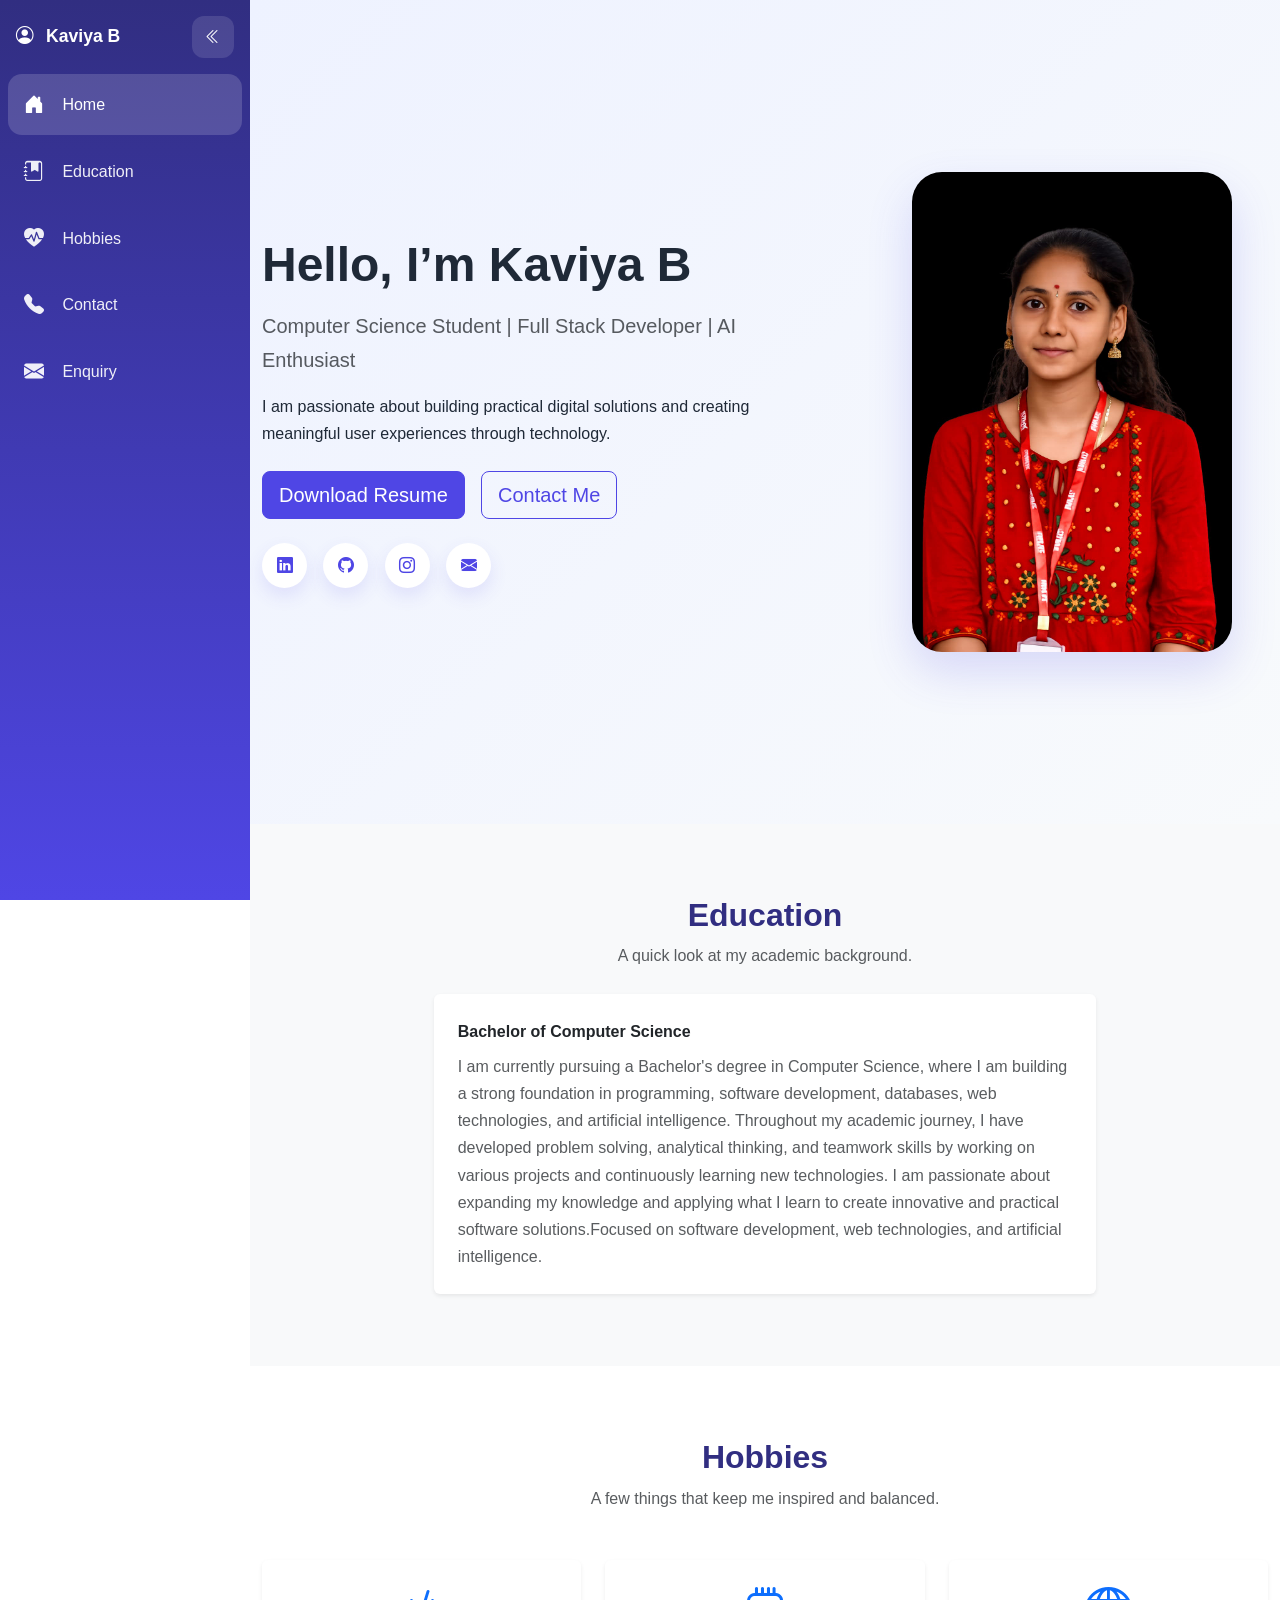
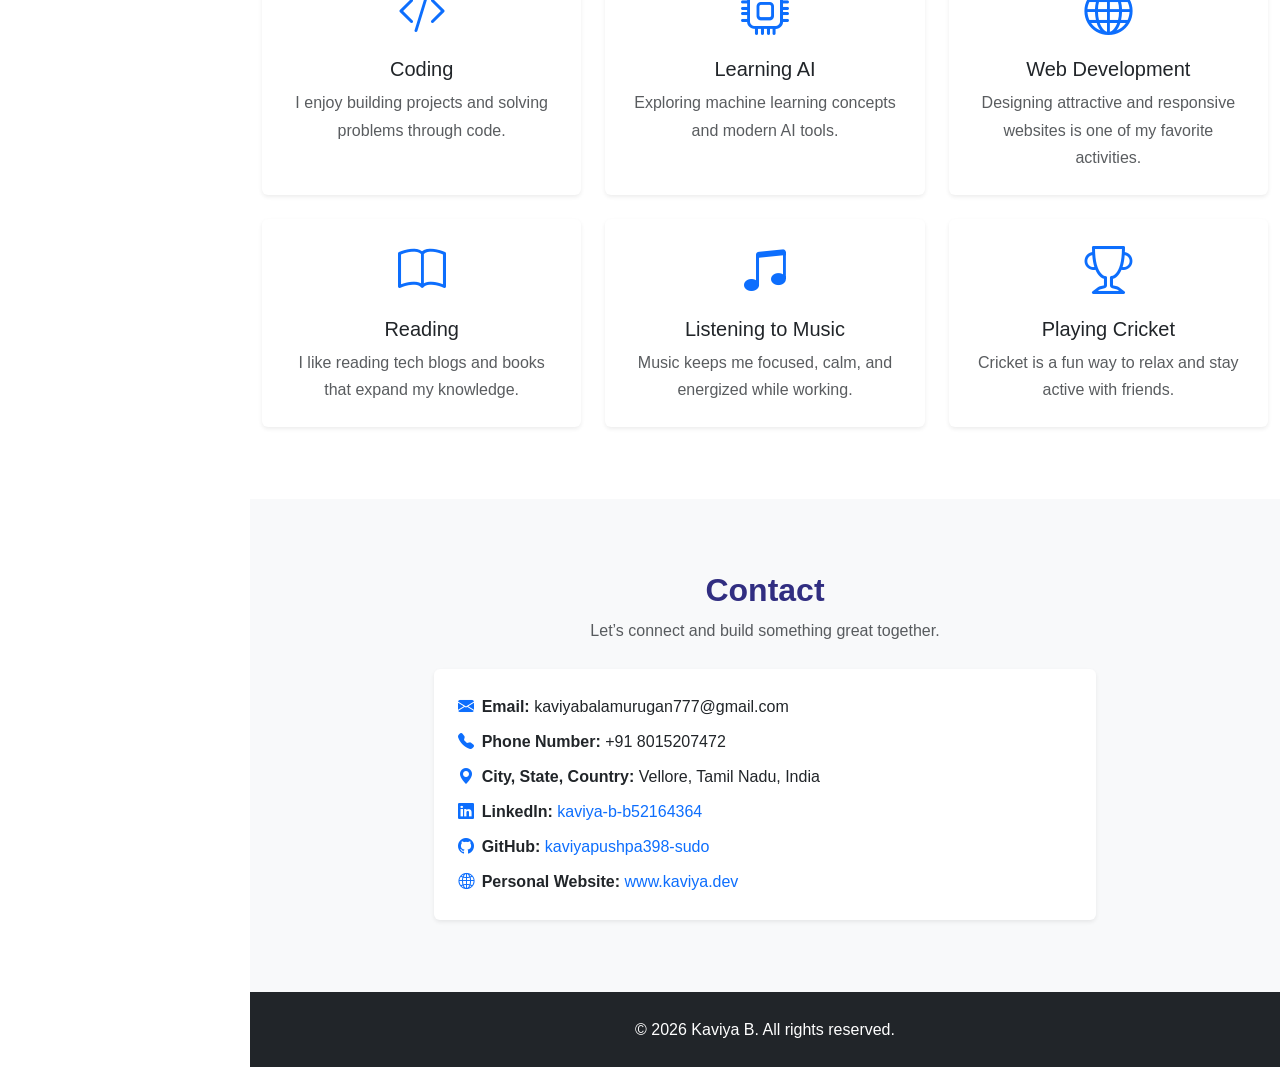
<file: Personal_website/index.html>
<!DOCTYPE html>
<html lang="en">
  <head>
    <meta charset="UTF-8" />
    <meta name="viewport" content="width=device-width, initial-scale=1.0" />
    <title>Kaviya B | Portfolio</title>
    <meta
      name="description"
      content="A modern personal portfolio home page built with HTML, CSS, Bootstrap, and JavaScript."
    />
    <link rel="preconnect" href="https://cdn.jsdelivr.net" />
    <link rel="dns-prefetch" href="https://cdn.jsdelivr.net" />
    <link
      href="https://cdn.jsdelivr.net/npm/bootstrap@5.3.3/dist/css/bootstrap.min.css"
      rel="stylesheet"
    />
    <link
      href="https://cdn.jsdelivr.net/npm/bootstrap-icons@1.11.3/font/bootstrap-icons.css"
      rel="stylesheet"
    />
    <link rel="stylesheet" href="css/style.css" />
  </head>
  <body class="preload">
    <div class="loading-screen" id="loadingScreen">
      <div class="loading-ring"></div>
    </div>

    <!-- Fixed Sidebar Navigation -->
    <aside class="sidebar" id="sidebar">
      <div class="sidebar-header">
        <a class="sidebar-brand fw-bold" href="index.html">
          <i class="bi bi-person-circle"></i>
          <span>Kaviya B</span>
        </a>
        <button class="sidebar-toggle" id="sidebarToggle" aria-label="Toggle sidebar">
          <i class="bi bi-chevron-double-left"></i>
        </button>
      </div>
      <nav class="sidebar-nav">
        <a class="sidebar-link" href="index.html"><i class="bi bi-house-door-fill"></i><span>Home</span></a>
        <a class="sidebar-link" href="education.html"><i class="bi bi-journal-bookmark-fill"></i><span>Education</span></a>
        <a class="sidebar-link" href="hobbies.html"><i class="bi bi-heart-pulse-fill"></i><span>Hobbies</span></a>
        <a class="sidebar-link" href="contact.html"><i class="bi bi-telephone-fill"></i><span>Contact</span></a>
        <a class="sidebar-link" href="enquiry.html"><i class="bi bi-envelope-fill"></i><span>Enquiry</span></a>
      </nav>
    </aside>

    <!-- Hero Section -->
    <section id="home" class="hero-section">
      <div class="container py-5">
        <div class="row align-items-center g-5">
          <div class="col-lg-7 reveal">
            <h1 class="display-5 fw-bold mb-3">Hello, I’m  Kaviya B</h1>
            <p class="lead text-muted mb-3">
              Computer Science Student | Full Stack Developer | AI Enthusiast
            </p>
            <p class="mb-4">
              I am passionate about building practical digital solutions and creating
              meaningful user experiences through technology.
            </p>
            <div class="d-flex flex-wrap gap-3 mb-4">
              <a href="files/resume.pdf" class="btn btn-primary btn-lg" download>
                Download Resume
              </a>
              <a href="#contact" class="btn btn-outline-primary btn-lg">Contact Me</a>
            </div>

            <!-- Social Media Icons -->
            <div class="social-links">
              <a href="https://www.linkedin.com/in/kaviya-b-b52164364?utm_source=share_via&utm_content=profile&utm_medium=member_android" target="_blank" aria-label="LinkedIn">
                <i class="bi bi-linkedin"></i>
              </a>
              <a href="https://github.com/kaviyapushpa398-sudo" target="_blank" aria-label="GitHub">
                <i class="bi bi-github"></i>
              </a>
              <a href="https://www.instagram.com/velvetcrown_77?igsh=MTFjMDAzMWo1N2JoNw==" target="_blank" aria-label="Instagram">
                <i class="bi bi-instagram"></i>
              </a>
              <a href="enquiry.html" aria-label="Send an enquiry">
                <i class="bi bi-envelope-fill"></i>
              </a>
            </div>
          </div>
          <div class="col-lg-5 text-center reveal">
            <img src="images/image.jpeg" alt="Kaviya B profile" class="img-fluid hero-image" loading="eager" decoding="async" fetchpriority="high" onerror="this.onerror=null; this.src='images/profile.svg';" />
          </div>
        </div>
      </div>
    </section>

    <!-- Education Section -->
    <section id="education" class="py-5 bg-light">
      <div class="container py-4">
        <div class="section-title text-center mb-4 reveal">
          <h2 class="fw-bold">Education</h2>
          <p class="text-muted">A quick look at my academic background.</p>
        </div>
        <div class="row justify-content-center">
          <div class="col-lg-8 reveal">
            <div class="card shadow-sm border-0 p-4">
              <p class="mb-2"><strong>Bachelor of Computer Science</strong></p>
              <p class="text-muted mb-0">I am currently pursuing a Bachelor's degree in Computer Science, where I am building a strong foundation in programming, software development, databases, web technologies, and artificial intelligence. Throughout my academic journey, I have developed problem solving, analytical thinking, and teamwork skills by working on various projects and continuously learning new technologies. I am passionate about expanding my knowledge and applying what I learn to create innovative and practical software solutions.Focused on software development, web technologies, and artificial intelligence.</p>
            </div>
          </div>
        </div>
      </div>
    </section>

    <!-- Hobbies Section -->
    <section id="hobbies" class="py-5">
      <div class="container py-4">
        <div class="section-title text-center mb-5 reveal">
          <h2 class="fw-bold">Hobbies</h2>
          <p class="text-muted">A few things that keep me inspired and balanced.</p>
        </div>

        <div class="row g-4">
          <div class="col-md-6 col-lg-4 reveal">
            <div class="card h-100 shadow-sm border-0 p-4 text-center">
              <i class="bi bi-code-slash display-5 text-primary mb-3"></i>
              <h5>Coding</h5>
              <p class="text-muted mb-0">I enjoy building projects and solving problems through code.</p>
            </div>
          </div>
          <div class="col-md-6 col-lg-4 reveal">
            <div class="card h-100 shadow-sm border-0 p-4 text-center">
              <i class="bi bi-cpu display-5 text-primary mb-3"></i>
              <h5>Learning AI</h5>
              <p class="text-muted mb-0">Exploring machine learning concepts and modern AI tools.</p>
            </div>
          </div>
          <div class="col-md-6 col-lg-4 reveal">
            <div class="card h-100 shadow-sm border-0 p-4 text-center">
              <i class="bi bi-globe display-5 text-primary mb-3"></i>
              <h5>Web Development</h5>
              <p class="text-muted mb-0">Designing attractive and responsive websites is one of my favorite activities.</p>
            </div>
          </div>
          <div class="col-md-6 col-lg-4 reveal">
            <div class="card h-100 shadow-sm border-0 p-4 text-center">
              <i class="bi bi-book display-5 text-primary mb-3"></i>
              <h5>Reading</h5>
              <p class="text-muted mb-0">I like reading tech blogs and books that expand my knowledge.</p>
            </div>
          </div>
          <div class="col-md-6 col-lg-4 reveal">
            <div class="card h-100 shadow-sm border-0 p-4 text-center">
              <i class="bi bi-music-note-beamed display-5 text-primary mb-3"></i>
              <h5>Listening to Music</h5>
              <p class="text-muted mb-0">Music keeps me focused, calm, and energized while working.</p>
            </div>
          </div>
          <div class="col-md-6 col-lg-4 reveal">
            <div class="card h-100 shadow-sm border-0 p-4 text-center">
              <i class="bi bi-trophy display-5 text-primary mb-3"></i>
              <h5>Playing Cricket</h5>
              <p class="text-muted mb-0">Cricket is a fun way to relax and stay active with friends.</p>
            </div>
          </div>
        </div>
      </div>
    </section>

    <!-- Contact Section -->
    <section id="contact" class="py-5 bg-light">
      <div class="container py-4">
        <div class="section-title text-center mb-4 reveal">
          <h2 class="fw-bold">Contact</h2>
          <p class="text-muted">Let’s connect and build something great together.</p>
        </div>
        <div class="row justify-content-center">
          <div class="col-lg-8 reveal">
            <div class="card shadow-sm border-0 p-4">
              <p class="mb-2"><i class="bi bi-envelope-fill text-primary me-2"></i><strong>Email:</strong> kaviyabalamurugan777@gmail.com</p>
              <p class="mb-2"><i class="bi bi-telephone-fill text-primary me-2"></i><strong>Phone Number:</strong> +91 8015207472</p>
              <p class="mb-2"><i class="bi bi-geo-alt-fill text-primary me-2"></i><strong>City, State, Country:</strong> Vellore, Tamil Nadu, India</p>
              <p class="mb-2"><i class="bi bi-linkedin text-primary me-2"></i><strong>LinkedIn:</strong> <a href="https://www.linkedin.com/in/kaviya-b-b52164364?utm_source=share_via&utm_content=profile&utm_medium=member_android" target="_blank" class="text-decoration-none">kaviya-b-b52164364</a></p>
              <p class="mb-2"><i class="bi bi-github text-primary me-2"></i><strong>GitHub:</strong> <a href="https://github.com/kaviyapushpa398-sudo" target="_blank" class="text-decoration-none">kaviyapushpa398-sudo</a></p>
              <p class="mb-0"><i class="bi bi-globe2 text-primary me-2"></i><strong>Personal Website:</strong> <a href="https://kaviya-balamurugan-8wddgei.gamma.site/" class="text-decoration-none">www.kaviya.dev</a></p>
            </div>
          </div>
        </div>
      </div>
    </section>

    <!-- Footer -->
    <footer class="bg-dark text-white py-4">
      <div class="container text-center">
        <p class="mb-0">© <span id="year"></span> Kaviya B. All rights reserved.</p>
      </div>
    </footer>

    <button class="scroll-top-btn" id="scrollTopBtn" aria-label="Scroll to top">
      <i class="bi bi-arrow-up"></i>
    </button>

    <script defer src="https://cdn.jsdelivr.net/npm/bootstrap@5.3.3/dist/js/bootstrap.bundle.min.js"></script>
    <script defer src="js/script.js"></script>
  </body>
</html>
</file>
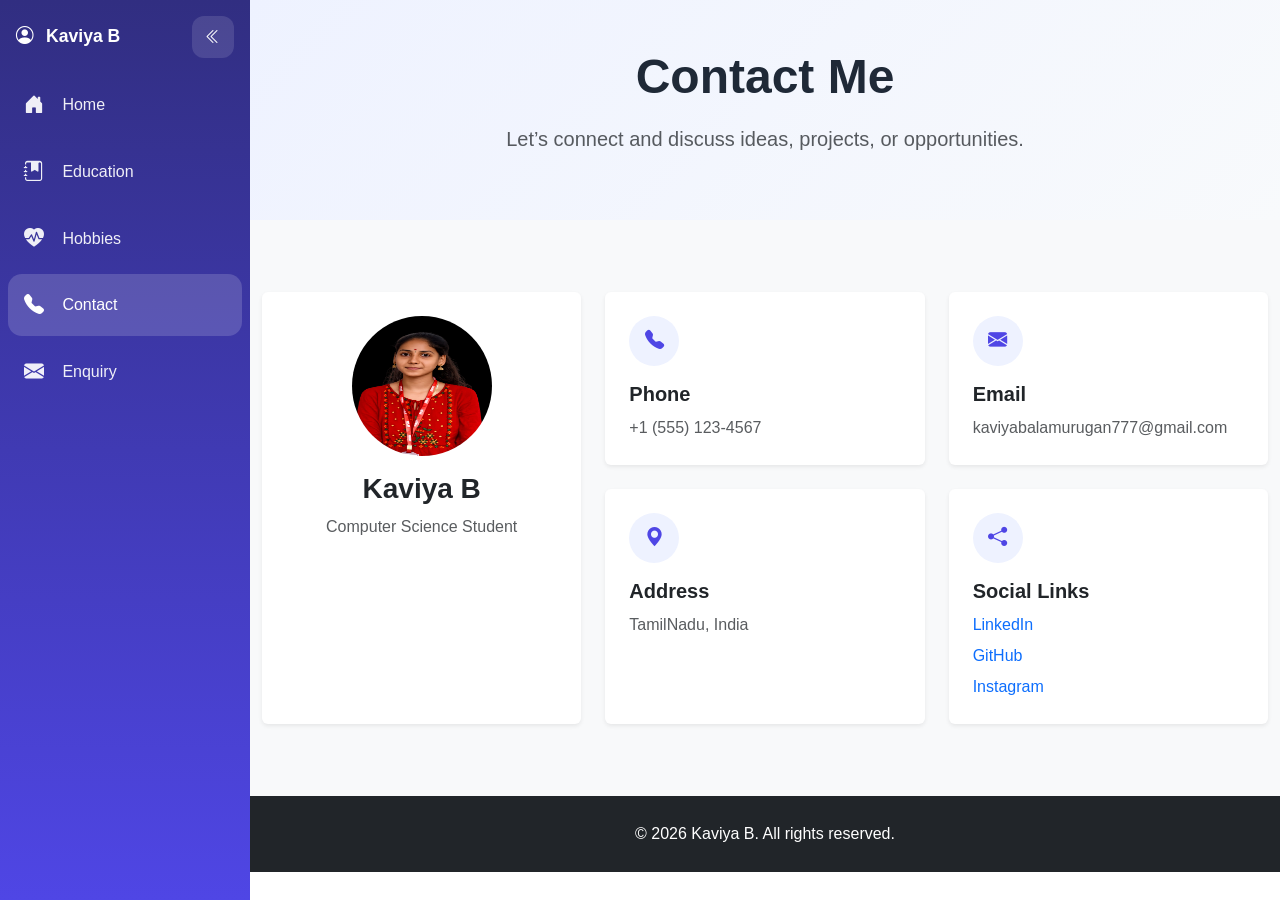
<file: Personal_website/contact.html>
<!DOCTYPE html>
<html lang="en">
  <head>
    <meta charset="UTF-8" />
    <meta name="viewport" content="width=device-width, initial-scale=1.0" />
    <title>Contact | Kaviya B</title>
    <link rel="preconnect" href="https://cdn.jsdelivr.net" />
    <link rel="dns-prefetch" href="https://cdn.jsdelivr.net" />
    <link
      href="https://cdn.jsdelivr.net/npm/bootstrap@5.3.3/dist/css/bootstrap.min.css"
      rel="stylesheet"
    />
    <link
      href="https://cdn.jsdelivr.net/npm/bootstrap-icons@1.11.3/font/bootstrap-icons.css"
      rel="stylesheet"
    />
    <link rel="stylesheet" href="css/style.css" />
  </head>
  <body class="preload">
    <div class="loading-screen" id="loadingScreen">
      <div class="loading-ring"></div>
    </div>

    <!-- Fixed Sidebar Navigation -->
    <aside class="sidebar" id="sidebar">
      <div class="sidebar-header">
        <a class="sidebar-brand fw-bold" href="index.html">
          <i class="bi bi-person-circle"></i>
          <span>Kaviya B</span>
        </a>
        <button class="sidebar-toggle" id="sidebarToggle" aria-label="Toggle sidebar">
          <i class="bi bi-chevron-double-left"></i>
        </button>
      </div>
      <nav class="sidebar-nav">
        <a class="sidebar-link" href="index.html"><i class="bi bi-house-door-fill"></i><span>Home</span></a>
        <a class="sidebar-link" href="education.html"><i class="bi bi-journal-bookmark-fill"></i><span>Education</span></a>
        <a class="sidebar-link" href="hobbies.html"><i class="bi bi-heart-pulse-fill"></i><span>Hobbies</span></a>
        <a class="sidebar-link" href="contact.html"><i class="bi bi-telephone-fill"></i><span>Contact</span></a>
        <a class="sidebar-link" href="enquiry.html"><i class="bi bi-envelope-fill"></i><span>Enquiry</span></a>
      </nav>
    </aside>

    <!-- Contact Header -->
    <section class="page-header py-4">
      <div class="container py-4 text-center">
        <h1 class="display-5 fw-bold mb-3">Contact Me</h1>
        <p class="lead text-muted">Let’s connect and discuss ideas, projects, or opportunities.</p>
      </div>
    </section>

    <!-- Contact Information -->
    <section class="py-5 bg-light">
      <div class="container py-4">
        <div class="row g-4 align-items-stretch">
          <div class="col-lg-4 reveal">
            <div class="card h-100 shadow-sm border-0 p-4 text-center">
              <img src="images/image.jpeg" alt="Kaviya B profile" class="rounded-circle mx-auto mb-3" width="140" height="140" loading="lazy" decoding="async" onerror="this.onerror=null; this.src='images/profile.svg';" />
              <h3 class="fw-bold">Kaviya B</h3>
              <p class="text-muted">Computer Science Student</p>
            </div>
          </div>

          <div class="col-lg-8 reveal">
            <div class="row g-4">
              <div class="col-md-6">
                <div class="card h-100 shadow-sm border-0 p-4 card-hover">
                  <div class="icon-box mb-3"><i class="bi bi-telephone-fill"></i></div>
                  <h5 class="fw-bold">Phone</h5>
                  <p class="text-muted mb-0">+1 (555) 123-4567</p>
                </div>
              </div>
              <div class="col-md-6">
                <div class="card h-100 shadow-sm border-0 p-4 card-hover">
                  <div class="icon-box mb-3"><i class="bi bi-envelope-fill"></i></div>
                  <h5 class="fw-bold">Email</h5>
                  <p class="text-muted mb-0">kaviyabalamurugan777@gmail.com</p>
                </div>
              </div>
              <div class="col-md-6">
                <div class="card h-100 shadow-sm border-0 p-4 card-hover">
                  <div class="icon-box mb-3"><i class="bi bi-geo-alt-fill"></i></div>
                  <h5 class="fw-bold">Address</h5>
                  <p class="text-muted mb-0">TamilNadu, India</p>
                </div>
              </div>
              <div class="col-md-6">
                <div class="card h-100 shadow-sm border-0 p-4 card-hover">
                  <div class="icon-box mb-3"><i class="bi bi-share-fill"></i></div>
                  <h5 class="fw-bold">Social Links</h5>
                  <p class="mb-1"><a href="https://www.linkedin.com/in/kaviya-b-b52164364?utm_source=share_via&utm_content=profile&utm_medium=member_android" target="_blank" class="text-decoration-none">LinkedIn</a></p>
                  <p class="mb-1"><a href="https://github.com/kaviyapushpa398-sudo" target="_blank" class="text-decoration-none">GitHub</a></p>
                  <p class="mb-0"><a href="https://www.instagram.com/velvetcrown_77?igsh=MTFjMDAzMWo1N2JoNw==" target="_blank" class="text-decoration-none">Instagram</a></p>
                </div>
              </div>
            </div>
          </div>
        </div>
      </div>
    </section>

    <!-- Footer -->
    <footer class="bg-dark text-white py-4">
      <div class="container text-center">
        <p class="mb-0">© <span id="year"></span> Kaviya B. All rights reserved.</p>
      </div>
    </footer>

    <button class="scroll-top-btn" id="scrollTopBtn" aria-label="Scroll to top">
      <i class="bi bi-arrow-up"></i>
    </button>

    <script defer src="https://cdn.jsdelivr.net/npm/bootstrap@5.3.3/dist/js/bootstrap.bundle.min.js"></script>
    <script defer src="js/script.js"></script>
  </body>
</html>
</file>
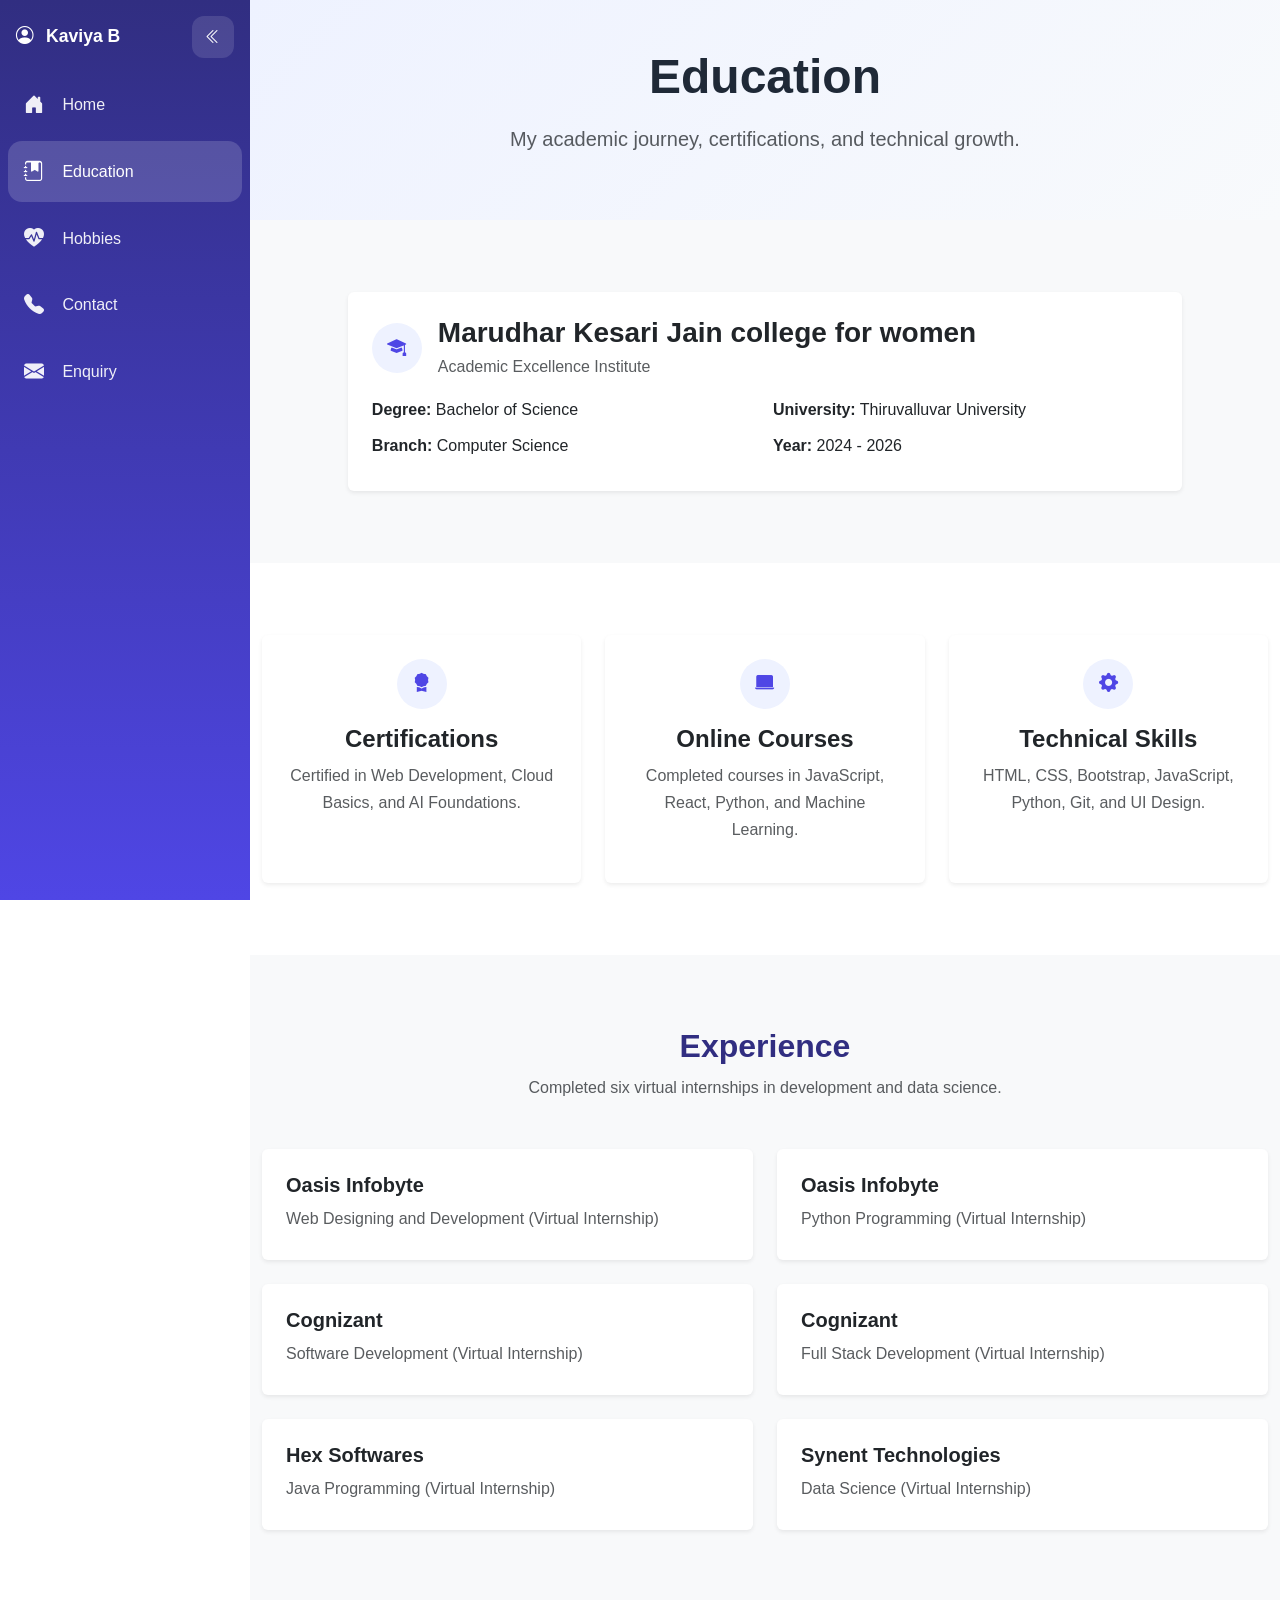
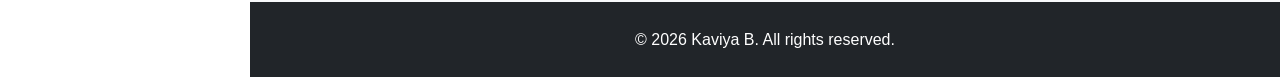
<file: Personal_website/education.html>
<!DOCTYPE html>
<html lang="en">
  <head>
    <meta charset="UTF-8" />
    <meta name="viewport" content="width=device-width, initial-scale=1.0" />
    <title>Education | Kaviya B</title>
    <link rel="preconnect" href="https://cdn.jsdelivr.net" />
    <link rel="dns-prefetch" href="https://cdn.jsdelivr.net" />
    <link
      href="https://cdn.jsdelivr.net/npm/bootstrap@5.3.3/dist/css/bootstrap.min.css"
      rel="stylesheet"
    />
    <link
      href="https://cdn.jsdelivr.net/npm/bootstrap-icons@1.11.3/font/bootstrap-icons.css"
      rel="stylesheet"
    />
    <link rel="stylesheet" href="css/style.css" />
  </head>
  <body class="preload">
    <div class="loading-screen" id="loadingScreen">
      <div class="loading-ring"></div>
    </div>

    <!-- Fixed Sidebar Navigation -->
    <aside class="sidebar" id="sidebar">
      <div class="sidebar-header">
        <a class="sidebar-brand fw-bold" href="index.html">
          <i class="bi bi-person-circle"></i>
          <span>Kaviya B</span>
        </a>
        <button class="sidebar-toggle" id="sidebarToggle" aria-label="Toggle sidebar">
          <i class="bi bi-chevron-double-left"></i>
        </button>
      </div>
      <nav class="sidebar-nav">
        <a class="sidebar-link" href="index.html"><i class="bi bi-house-door-fill"></i><span>Home</span></a>
        <a class="sidebar-link" href="education.html"><i class="bi bi-journal-bookmark-fill"></i><span>Education</span></a>
        <a class="sidebar-link" href="hobbies.html"><i class="bi bi-heart-pulse-fill"></i><span>Hobbies</span></a>
        <a class="sidebar-link" href="contact.html"><i class="bi bi-telephone-fill"></i><span>Contact</span></a>
        <a class="sidebar-link" href="enquiry.html"><i class="bi bi-envelope-fill"></i><span>Enquiry</span></a>
      </nav>
    </aside>

    <!-- Education Header -->
    <section class="page-header py-4">
      <div class="container py-4 text-center">
        <h1 class="display-5 fw-bold mb-3">Education</h1>
        <p class="lead text-muted">My academic journey, certifications, and technical growth.</p>
      </div>
    </section>

    <!-- Academic Timeline -->
    <section class="py-5 bg-light">
      <div class="container py-4">
        <div class="row justify-content-center">
          <div class="col-lg-10">
            <div class="timeline-card card shadow-sm border-0 p-4 reveal">
              <div class="d-flex align-items-center mb-3">
                <div class="icon-box me-3">
                  <i class="bi bi-mortarboard-fill"></i>
                </div>
                <div>
                  <h3 class="fw-bold mb-1">Marudhar Kesari Jain college for women</h3>
                  <p class="text-muted mb-0">Academic Excellence Institute</p>
                </div>
              </div>
              <div class="row g-3">
                <div class="col-md-6">
                  <p class="mb-2"><strong>Degree:</strong> Bachelor of Science</p>
                  <p class="mb-2"><strong>Branch:</strong> Computer Science</p>
                </div>
                <div class="col-md-6">
                  <p class="mb-2"><strong>University:</strong> Thiruvalluvar University</p>
                  <p class="mb-2"><strong>Year:</strong> 2024 - 2026</p>
                </div>
              </div>
            </div>
          </div>
        </div>
      </div>
    </section>

    <!-- Additional Education Cards -->
    <section class="py-5">
      <div class="container py-4">
        <div class="row g-4">
          <div class="col-md-4 reveal">
            <div class="card h-100 shadow-sm border-0 p-4 text-center card-hover">
              <div class="icon-box mx-auto mb-3">
                <i class="bi bi-award-fill"></i>
              </div>
              <h4 class="fw-bold">Certifications</h4>
              <p class="text-muted">Certified in Web Development, Cloud Basics, and AI Foundations.</p>
            </div>
          </div>
          <div class="col-md-4 reveal">
            <div class="card h-100 shadow-sm border-0 p-4 text-center card-hover">
              <div class="icon-box mx-auto mb-3">
                <i class="bi bi-laptop-fill"></i>
              </div>
              <h4 class="fw-bold">Online Courses</h4>
              <p class="text-muted">Completed courses in JavaScript, React, Python, and Machine Learning.</p>
            </div>
          </div>
          <div class="col-md-4 reveal">
            <div class="card h-100 shadow-sm border-0 p-4 text-center card-hover">
              <div class="icon-box mx-auto mb-3">
                <i class="bi bi-gear-fill"></i>
              </div>
              <h4 class="fw-bold">Technical Skills</h4>
              <p class="text-muted">HTML, CSS, Bootstrap, JavaScript, Python, Git, and UI Design.</p>
            </div>
          </div>
        </div>
      </div>
    </section>

    <!-- Experience Section -->
    <section class="py-5 bg-light">
      <div class="container py-4">
        <div class="section-title text-center mb-5 reveal">
          <h2 class="fw-bold">Experience</h2>
          <p class="text-muted">Completed six virtual internships in development and data science.</p>
        </div>
        <div class="row g-4">
          <div class="col-md-6 reveal">
            <div class="card h-100 shadow-sm border-0 p-4 card-hover">
              <h5 class="fw-bold">Oasis Infobyte</h5>
              <p class="text-muted mb-1">Web Designing and Development (Virtual Internship)</p>
            </div>
          </div>
          <div class="col-md-6 reveal">
            <div class="card h-100 shadow-sm border-0 p-4 card-hover">
              <h5 class="fw-bold">Oasis Infobyte</h5>
              <p class="text-muted mb-1">Python Programming (Virtual Internship)</p>
            </div>
          </div>
          <div class="col-md-6 reveal">
            <div class="card h-100 shadow-sm border-0 p-4 card-hover">
              <h5 class="fw-bold">Cognizant</h5>
              <p class="text-muted mb-1">Software Development (Virtual Internship)</p>
            </div>
          </div>
          <div class="col-md-6 reveal">
            <div class="card h-100 shadow-sm border-0 p-4 card-hover">
              <h5 class="fw-bold">Cognizant</h5>
              <p class="text-muted mb-1">Full Stack Development (Virtual Internship)</p>
            </div>
          </div>
          <div class="col-md-6 reveal">
            <div class="card h-100 shadow-sm border-0 p-4 card-hover">
              <h5 class="fw-bold">Hex Softwares</h5>
              <p class="text-muted mb-1">Java Programming (Virtual Internship)</p>
            </div>
          </div>
          <div class="col-md-6 reveal">
            <div class="card h-100 shadow-sm border-0 p-4 card-hover">
              <h5 class="fw-bold">Synent Technologies</h5>
              <p class="text-muted mb-1">Data Science (Virtual Internship)</p>
            </div>
          </div>
        </div>
      </div>
    </section>

    <!-- Footer -->
    <footer class="bg-dark text-white py-4">
      <div class="container text-center">
        <p class="mb-0">© <span id="year"></span> Kaviya B. All rights reserved.</p>
      </div>
    </footer>

    <button class="scroll-top-btn" id="scrollTopBtn" aria-label="Scroll to top">
      <i class="bi bi-arrow-up"></i>
    </button>

    <script defer src="https://cdn.jsdelivr.net/npm/bootstrap@5.3.3/dist/js/bootstrap.bundle.min.js"></script>
    <script defer src="js/script.js"></script>
  </body>
</html>
</file>
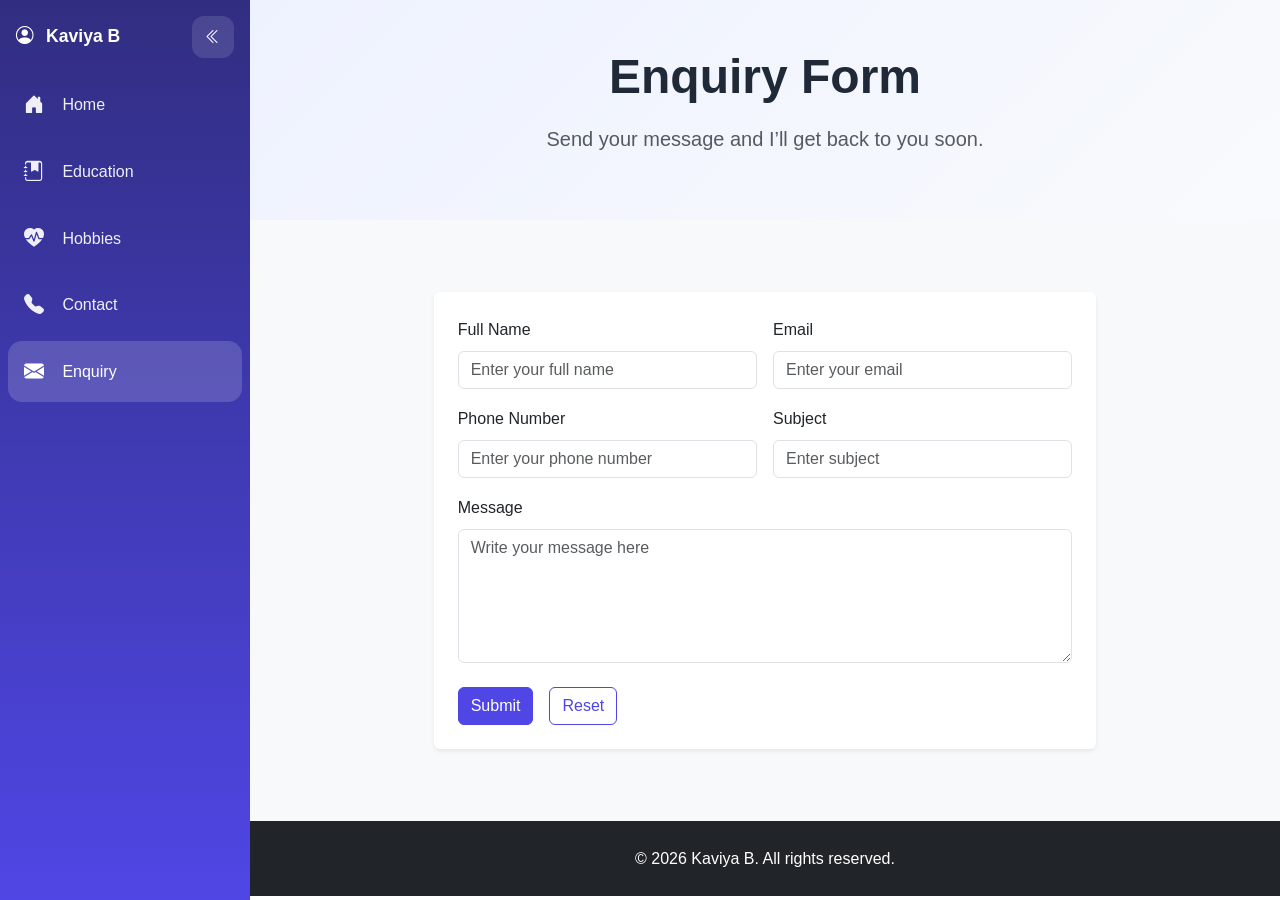
<file: Personal_website/enquiry.html>
<!DOCTYPE html>
<html lang="en">
  <head>
    <meta charset="UTF-8" />
    <meta name="viewport" content="width=device-width, initial-scale=1.0" />
    <title>Enquiry | Kaviya B</title>
    <link rel="preconnect" href="https://cdn.jsdelivr.net" />
    <link rel="dns-prefetch" href="https://cdn.jsdelivr.net" />
    <link
      href="https://cdn.jsdelivr.net/npm/bootstrap@5.3.3/dist/css/bootstrap.min.css"
      rel="stylesheet"
    />
    <link
      href="https://cdn.jsdelivr.net/npm/bootstrap-icons@1.11.3/font/bootstrap-icons.css"
      rel="stylesheet"
    />
    <link rel="stylesheet" href="css/style.css" />
  </head>
  <body class="preload">
    <div class="loading-screen" id="loadingScreen">
      <div class="loading-ring"></div>
    </div>

    <!-- Fixed Sidebar Navigation -->
    <aside class="sidebar" id="sidebar">
      <div class="sidebar-header">
        <a class="sidebar-brand fw-bold" href="index.html">
          <i class="bi bi-person-circle"></i>
          <span>Kaviya B</span>
        </a>
        <button class="sidebar-toggle" id="sidebarToggle" aria-label="Toggle sidebar">
          <i class="bi bi-chevron-double-left"></i>
        </button>
      </div>
      <nav class="sidebar-nav">
        <a class="sidebar-link" href="index.html"><i class="bi bi-house-door-fill"></i><span>Home</span></a>
        <a class="sidebar-link" href="education.html"><i class="bi bi-journal-bookmark-fill"></i><span>Education</span></a>
        <a class="sidebar-link" href="hobbies.html"><i class="bi bi-heart-pulse-fill"></i><span>Hobbies</span></a>
        <a class="sidebar-link" href="contact.html"><i class="bi bi-telephone-fill"></i><span>Contact</span></a>
        <a class="sidebar-link" href="enquiry.html"><i class="bi bi-envelope-fill"></i><span>Enquiry</span></a>
      </nav>
    </aside>

    <!-- Enquiry Header -->
    <section class="page-header py-4">
      <div class="container py-4 text-center">
        <h1 class="display-5 fw-bold mb-3">Enquiry Form</h1>
        <p class="lead text-muted">Send your message and I’ll get back to you soon.</p>
      </div>
    </section>

    <!-- Enquiry Form -->
    <section class="py-5 bg-light">
      <div class="container py-4">
        <div class="row justify-content-center">
          <div class="col-lg-8 reveal">
            <div class="card shadow-sm border-0 p-4">
              <form id="enquiryForm" novalidate>
                <div class="row g-3">
                  <div class="col-md-6">
                    <label for="fullName" class="form-label">Full Name</label>
                    <input type="text" class="form-control" id="fullName" placeholder="Enter your full name" />
                  </div>
                  <div class="col-md-6">
                    <label for="email" class="form-label">Email</label>
                    <input type="email" class="form-control" id="email" placeholder="Enter your email" />
                  </div>
                  <div class="col-md-6">
                    <label for="phone" class="form-label">Phone Number</label>
                    <input type="tel" class="form-control" id="phone" placeholder="Enter your phone number" />
                  </div>
                  <div class="col-md-6">
                    <label for="subject" class="form-label">Subject</label>
                    <input type="text" class="form-control" id="subject" placeholder="Enter subject" />
                  </div>
                  <div class="col-12">
                    <label for="message" class="form-label">Message</label>
                    <textarea class="form-control" id="message" rows="5" placeholder="Write your message here"></textarea>
                  </div>
                </div>

                <div id="formMessage" class="alert mt-4 d-none" role="alert"></div>

                <div class="d-flex gap-3 mt-4">
                  <button type="submit" class="btn btn-primary">Submit</button>
                  <button type="reset" class="btn btn-outline-primary">Reset</button>
                </div>
              </form>
            </div>
          </div>
        </div>
      </div>
    </section>

    <!-- Footer -->
    <footer class="bg-dark text-white py-4">
      <div class="container text-center">
        <p class="mb-0">© <span id="year"></span> Kaviya B. All rights reserved.</p>
      </div>
    </footer>

    <button class="scroll-top-btn" id="scrollTopBtn" aria-label="Scroll to top">
      <i class="bi bi-arrow-up"></i>
    </button>

    <script defer src="https://cdn.jsdelivr.net/npm/bootstrap@5.3.3/dist/js/bootstrap.bundle.min.js"></script>
    <script defer src="js/script.js"></script>
  </body>
</html>
</file>
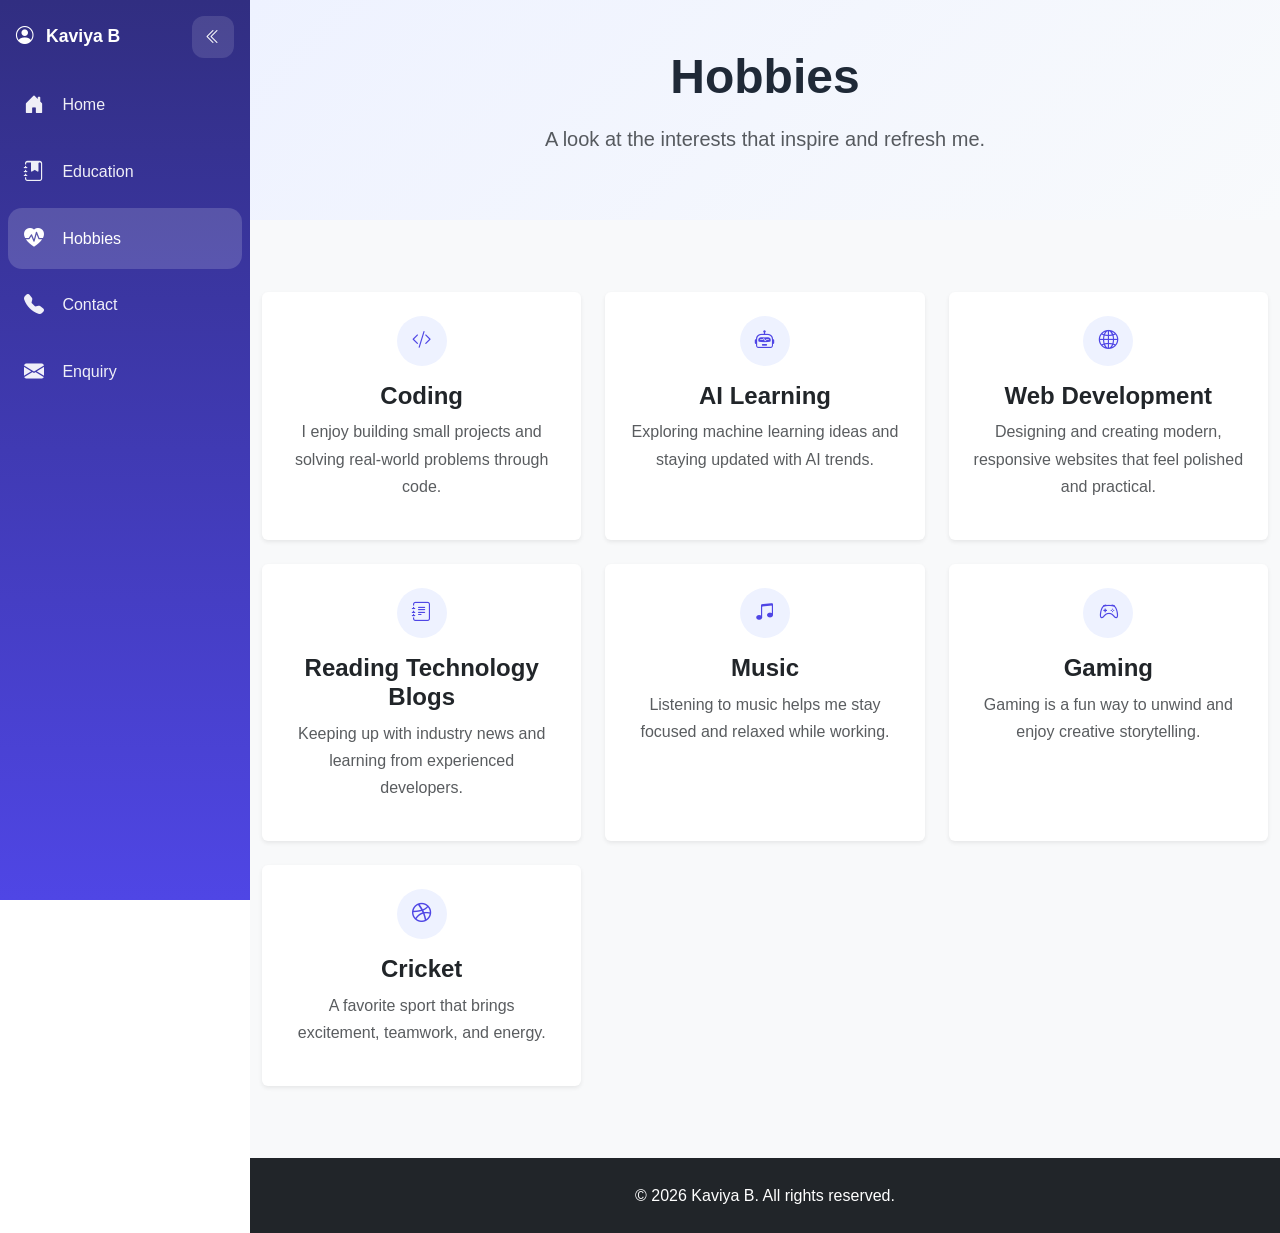
<file: Personal_website/hobbies.html>
<!DOCTYPE html>
<html lang="en">
  <head>
    <meta charset="UTF-8" />
    <meta name="viewport" content="width=device-width, initial-scale=1.0" />
    <title>Hobbies | Kaviya B</title>
    <link rel="preconnect" href="https://cdn.jsdelivr.net" />
    <link rel="dns-prefetch" href="https://cdn.jsdelivr.net" />
    <link
      href="https://cdn.jsdelivr.net/npm/bootstrap@5.3.3/dist/css/bootstrap.min.css"
      rel="stylesheet"
    />
    <link
      href="https://cdn.jsdelivr.net/npm/bootstrap-icons@1.11.3/font/bootstrap-icons.css"
      rel="stylesheet"
    />
    <link rel="stylesheet" href="css/style.css" />
  </head>
  <body class="preload">
    <div class="loading-screen" id="loadingScreen">
      <div class="loading-ring"></div>
    </div>

    <!-- Fixed Sidebar Navigation -->
    <aside class="sidebar" id="sidebar">
      <div class="sidebar-header">
        <a class="sidebar-brand fw-bold" href="index.html">
          <i class="bi bi-person-circle"></i>
          <span>Kaviya B</span>
        </a>
        <button class="sidebar-toggle" id="sidebarToggle" aria-label="Toggle sidebar">
          <i class="bi bi-chevron-double-left"></i>
        </button>
      </div>
      <nav class="sidebar-nav">
        <a class="sidebar-link" href="index.html"><i class="bi bi-house-door-fill"></i><span>Home</span></a>
        <a class="sidebar-link" href="education.html"><i class="bi bi-journal-bookmark-fill"></i><span>Education</span></a>
        <a class="sidebar-link" href="hobbies.html"><i class="bi bi-heart-pulse-fill"></i><span>Hobbies</span></a>
        <a class="sidebar-link" href="contact.html"><i class="bi bi-telephone-fill"></i><span>Contact</span></a>
        <a class="sidebar-link" href="enquiry.html"><i class="bi bi-envelope-fill"></i><span>Enquiry</span></a>
      </nav>
    </aside>

    <!-- Hobbies Header -->
    <section class="page-header py-4">
      <div class="container py-4 text-center">
        <h1 class="display-5 fw-bold mb-3">Hobbies</h1>
        <p class="lead text-muted">A look at the interests that inspire and refresh me.</p>
      </div>
    </section>

    <!-- Hobbies Cards -->
    <section class="py-5 bg-light">
      <div class="container py-4">
        <div class="row g-4">
          <div class="col-md-6 col-lg-4 reveal">
            <div class="card h-100 shadow-sm border-0 p-4 text-center card-hover">
              <div class="icon-box mx-auto mb-3"><i class="bi bi-code-slash"></i></div>
              <h4 class="fw-bold">Coding</h4>
              <p class="text-muted">I enjoy building small projects and solving real-world problems through code.</p>
            </div>
          </div>
          <div class="col-md-6 col-lg-4 reveal">
            <div class="card h-100 shadow-sm border-0 p-4 text-center card-hover">
              <div class="icon-box mx-auto mb-3"><i class="bi bi-robot"></i></div>
              <h4 class="fw-bold">AI Learning</h4>
              <p class="text-muted">Exploring machine learning ideas and staying updated with AI trends.</p>
            </div>
          </div>
          <div class="col-md-6 col-lg-4 reveal">
            <div class="card h-100 shadow-sm border-0 p-4 text-center card-hover">
              <div class="icon-box mx-auto mb-3"><i class="bi bi-globe2"></i></div>
              <h4 class="fw-bold">Web Development</h4>
              <p class="text-muted">Designing and creating modern, responsive websites that feel polished and practical.</p>
            </div>
          </div>
          <div class="col-md-6 col-lg-4 reveal">
            <div class="card h-100 shadow-sm border-0 p-4 text-center card-hover">
              <div class="icon-box mx-auto mb-3"><i class="bi bi-journal-text"></i></div>
              <h4 class="fw-bold">Reading Technology Blogs</h4>
              <p class="text-muted">Keeping up with industry news and learning from experienced developers.</p>
            </div>
          </div>
          <div class="col-md-6 col-lg-4 reveal">
            <div class="card h-100 shadow-sm border-0 p-4 text-center card-hover">
              <div class="icon-box mx-auto mb-3"><i class="bi bi-music-note-beamed"></i></div>
              <h4 class="fw-bold">Music</h4>
              <p class="text-muted">Listening to music helps me stay focused and relaxed while working.</p>
            </div>
          </div>
          <div class="col-md-6 col-lg-4 reveal">
            <div class="card h-100 shadow-sm border-0 p-4 text-center card-hover">
              <div class="icon-box mx-auto mb-3"><i class="bi bi-controller"></i></div>
              <h4 class="fw-bold">Gaming</h4>
              <p class="text-muted">Gaming is a fun way to unwind and enjoy creative storytelling.</p>
            </div>
          </div>
          <div class="col-md-6 col-lg-4 reveal">
            <div class="card h-100 shadow-sm border-0 p-4 text-center card-hover">
              <div class="icon-box mx-auto mb-3"><i class="bi bi-dribbble"></i></div>
              <h4 class="fw-bold">Cricket</h4>
              <p class="text-muted">A favorite sport that brings excitement, teamwork, and energy.</p>
            </div>
          </div>
        </div>
      </div>
    </section>

    <!-- Footer -->
    <footer class="bg-dark text-white py-4">
      <div class="container text-center">
        <p class="mb-0">© <span id="year"></span> Kaviya B. All rights reserved.</p>
      </div>
    </footer>

    <button class="scroll-top-btn" id="scrollTopBtn" aria-label="Scroll to top">
      <i class="bi bi-arrow-up"></i>
    </button>

    <script defer src="https://cdn.jsdelivr.net/npm/bootstrap@5.3.3/dist/js/bootstrap.bundle.min.js"></script>
    <script defer src="js/script.js"></script>
  </body>
</html>
</file>
<file: Personal_website/css/style.css>
:root {
  --primary-color: #4f46e5;
  --primary-dark: #312e81;
  --text-color: #1f2937;
  --sidebar-width: 250px;
  --sidebar-collapsed-width: 88px;
}

html {
  scroll-behavior: smooth;
}

body {
  font-family: "Segoe UI", Tahoma, Geneva, Verdana, sans-serif;
  color: var(--text-color);
  line-height: 1.7;
  padding-top: 0;
  padding-left: var(--sidebar-width);
  opacity: 1;
  transition: opacity 0.25s ease, padding-left 0.25s ease;
}

body.sidebar-collapsed {
  padding-left: var(--sidebar-collapsed-width);
}

body.fade-out {
  opacity: 0;
}

body.preload {
  overflow: hidden;
}

.loading-screen {
  position: fixed;
  inset: 0;
  background: white;
  display: flex;
  align-items: center;
  justify-content: center;
  z-index: 9999;
  transition: opacity 0.4s ease;
}

.loading-screen.hide {
  opacity: 0;
  pointer-events: none;
}

.loading-ring {
  width: 56px;
  height: 56px;
  border: 5px solid #e5e7eb;
  border-top-color: var(--primary-color);
  border-radius: 50%;
  animation: spin 0.9s linear infinite;
}

/* Fixed sidebar styling */
.sidebar {
  position: fixed;
  top: 0;
  left: 0;
  bottom: 0;
  width: var(--sidebar-width);
  background: linear-gradient(180deg, var(--primary-dark), var(--primary-color));
  color: white;
  z-index: 1030;
  display: flex;
  flex-direction: column;
  padding: 1rem 0;
  transition: width 0.25s ease;
}

.sidebar-header {
  display: flex;
  align-items: center;
  justify-content: space-between;
  gap: 1rem;
  padding: 0 1rem;
  margin-bottom: 1rem;
}

.sidebar-brand {
  display: inline-flex;
  align-items: center;
  gap: 0.75rem;
  color: white;
  text-decoration: none;
  font-size: 1.1rem;
  white-space: nowrap;
}

.sidebar-toggle {
  border: none;
  background: rgba(255, 255, 255, 0.12);
  color: white;
  width: 42px;
  height: 42px;
  border-radius: 12px;
  display: inline-flex;
  align-items: center;
  justify-content: center;
  transition: transform 0.25s ease, background 0.25s ease;
}

.sidebar-toggle:hover {
  background: rgba(255, 255, 255, 0.18);
}

.sidebar-nav {
  display: flex;
  flex-direction: column;
  gap: 0.35rem;
  padding-inline: 0.5rem;
}

.sidebar-link {
  display: flex;
  align-items: center;
  gap: 0.9rem;
  color: rgba(255, 255, 255, 0.92);
  text-decoration: none;
  padding: 0.85rem 1rem;
  border-radius: 14px;
  transition: background 0.25s ease, color 0.25s ease;
}

.sidebar-link:hover,
.sidebar-link.active {
  background: rgba(255, 255, 255, 0.16);
  color: white;
}

.sidebar-link i {
  min-width: 1.5rem;
  font-size: 1.25rem;
}

.sidebar-link span {
  transition: opacity 0.25s ease;
}

body.sidebar-collapsed .sidebar {
  width: var(--sidebar-collapsed-width);
}

body.sidebar-collapsed .sidebar-header {
  justify-content: center;
}

body.sidebar-collapsed .sidebar-brand span,
body.sidebar-collapsed .sidebar-link span {
  opacity: 0;
  width: 0;
  display: inline-block;
  overflow: hidden;
}

body.sidebar-collapsed .sidebar-toggle {
  transform: rotate(180deg);
}

@media (max-width: 991px) {
  body {
    padding-left: 0;
  }

  .sidebar {
    position: relative;
    width: 100%;
    height: auto;
    flex-direction: row;
    align-items: center;
    padding: 0.5rem 1rem;
  }

  .sidebar-header {
    width: auto;
    margin-bottom: 0;
    justify-content: flex-start;
  }

  .sidebar-nav {
    flex-direction: row;
    flex-wrap: wrap;
    justify-content: center;
    gap: 0.5rem;
    padding-inline: 0;
    margin-top: 0.5rem;
  }

  .sidebar-link {
    flex: 1 1 auto;
    justify-content: center;
    padding: 0.75rem 0.9rem;
  }

  .sidebar-link span {
    display: inline;
    opacity: 1 !important;
    width: auto !important;
  }

  .sidebar-toggle {
    display: none;
  }
}

/* Hero section styling */
.hero-section {
  background: linear-gradient(135deg, #eef2ff 0%, #f8fafc 100%);
  min-height: calc(100vh - 76px);
  display: flex;
  align-items: center;
}

.hero-image {
  max-width: 320px;
  border-radius: 30px;
  box-shadow: 0 20px 45px rgba(79, 70, 229, 0.18);
  animation: float 3s ease-in-out infinite;
}

/* Social media icons */
.social-links a {
  display: inline-flex;
  align-items: center;
  justify-content: center;
  width: 45px;
  height: 45px;
  margin-right: 12px;
  border-radius: 50%;
  background: white;
  color: var(--primary-color);
  box-shadow: 0 8px 18px rgba(79, 70, 229, 0.12);
  transition: transform 0.3s ease;
}

.social-links a:hover {
  transform: translateY(-4px);
  color: var(--primary-dark);
}

/* Reveal animation */
.reveal {
  opacity: 0;
  transform: translateY(25px);
  transition: all 0.8s ease;
}

.reveal.active {
  opacity: 1;
  transform: translateY(0);
}

/* Card hover effect */
.card {
  transition: transform 0.3s ease, box-shadow 0.3s ease;
}

.card:hover {
  transform: translateY(-6px);
  box-shadow: 0 16px 32px rgba(15, 23, 42, 0.1) !important;
}

/* Section title */
.section-title h2 {
  color: var(--primary-dark);
}

/* Education page styles */
.page-header {
  background: linear-gradient(135deg, #eef2ff 0%, #f8fafc 100%);
  padding-top: 80px;
}

.timeline-card {
  border-left: 5px solid var(--primary-color);
}

.icon-box {
  width: 50px;
  height: 50px;
  border-radius: 50%;
  background: #eef2ff;
  color: var(--primary-color);
  display: flex;
  align-items: center;
  justify-content: center;
  font-size: 1.2rem;
}

.card-hover {
  transition: transform 0.3s ease, box-shadow 0.3s ease;
}

.card-hover:hover {
  transform: translateY(-6px);
  box-shadow: 0 15px 30px rgba(15, 23, 42, 0.08) !important;
}

/* Button styling */
.btn-primary {
  background-color: var(--primary-color);
  border-color: var(--primary-color);
}

.btn-primary:hover {
  background-color: var(--primary-dark);
  border-color: var(--primary-dark);
  transform: translateY(-2px);
  box-shadow: 0 10px 20px rgba(79, 70, 229, 0.18);
}

.btn-outline-primary {
  color: var(--primary-color);
  border-color: var(--primary-color);
}

.btn-outline-primary:hover {
  background-color: var(--primary-color);
  color: white;
  transform: translateY(-2px);
}

.btn {
  transition: all 0.25s ease;
}

/* Floating animation */
@keyframes float {
  0%,
  100% {
    transform: translateY(0);
  }
  50% {
    transform: translateY(-10px);
  }
}

@keyframes spin {
  to {
    transform: rotate(360deg);
  }
}

.scroll-top-btn {
  position: fixed;
  right: 20px;
  bottom: 20px;
  width: 46px;
  height: 46px;
  border: none;
  border-radius: 50%;
  background: var(--primary-color);
  color: white;
  box-shadow: 0 10px 20px rgba(79, 70, 229, 0.24);
  opacity: 0;
  pointer-events: none;
  transform: translateY(10px);
  transition: all 0.25s ease;
  z-index: 1000;
}

.scroll-top-btn.show {
  opacity: 1;
  pointer-events: auto;
  transform: translateY(0);
}

.scroll-top-btn:hover {
  background: var(--primary-dark);
}
</file>
